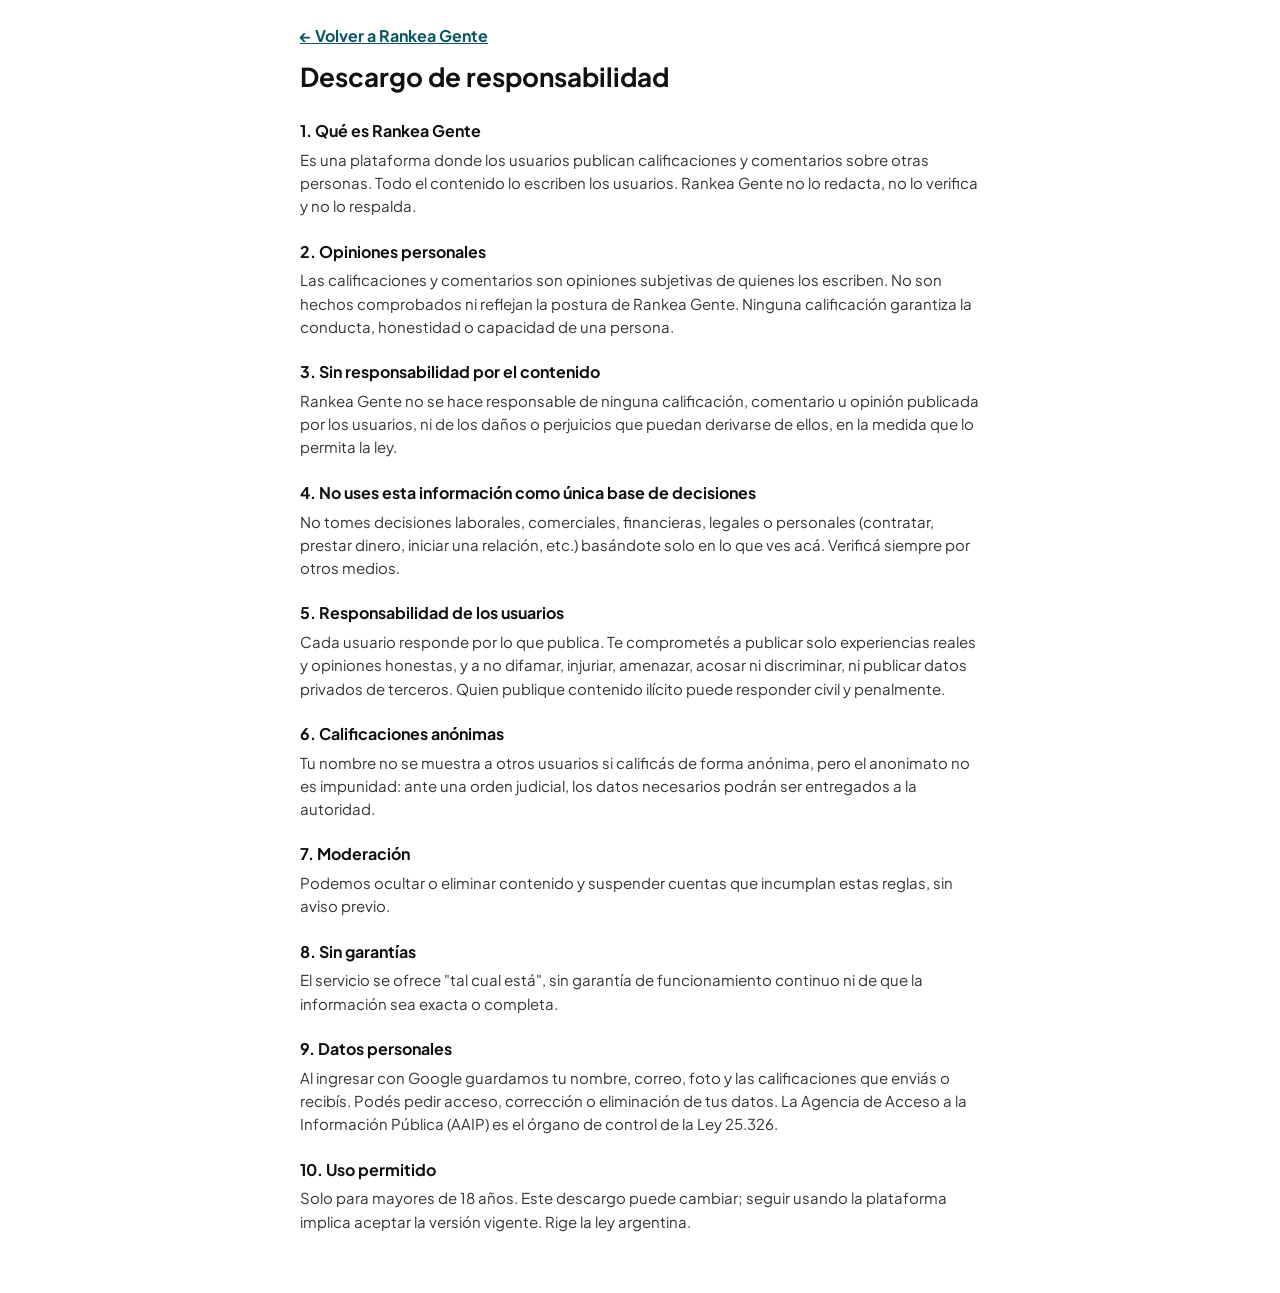
<file: descargo.html>
<!DOCTYPE html>
<html lang="es"><head><meta charset="utf-8"><meta name="viewport" content="width=device-width, initial-scale=1">
<title>Descargo de responsabilidad · Rankea Gente</title>
<link href="https://fonts.googleapis.com/css2?family=Plus+Jakarta+Sans:wght@400;600;800&display=swap" rel="stylesheet">
<style>body{margin:0;font-family:'Plus Jakarta Sans',system-ui,sans-serif;color:#111;background:#fff;line-height:1.55}main{max-width:680px;margin:0 auto;padding:24px 20px 60px}h1{font-size:26px;margin:8px 0 18px}h4{margin:22px 0 4px;font-size:16px}p{margin:0;color:#333;font-size:15px}a{color:#0b5563;font-weight:700}</style></head>
<body><main><a href="index.html">← Volver a Rankea Gente</a><h1>Descargo de responsabilidad</h1>
<h4>1. Qué es Rankea Gente</h4><p>Es una plataforma donde los usuarios publican calificaciones y comentarios sobre otras personas. Todo el contenido lo escriben los usuarios. Rankea Gente no lo redacta, no lo verifica y no lo respalda.</p>
 <h4>2. Opiniones personales</h4><p>Las calificaciones y comentarios son opiniones subjetivas de quienes los escriben. No son hechos comprobados ni reflejan la postura de Rankea Gente. Ninguna calificación garantiza la conducta, honestidad o capacidad de una persona.</p>
 <h4>3. Sin responsabilidad por el contenido</h4><p>Rankea Gente no se hace responsable de ninguna calificación, comentario u opinión publicada por los usuarios, ni de los daños o perjuicios que puedan derivarse de ellos, en la medida que lo permita la ley.</p>
 <h4>4. No uses esta información como única base de decisiones</h4><p>No tomes decisiones laborales, comerciales, financieras, legales o personales (contratar, prestar dinero, iniciar una relación, etc.) basándote solo en lo que ves acá. Verificá siempre por otros medios.</p>
 <h4>5. Responsabilidad de los usuarios</h4><p>Cada usuario responde por lo que publica. Te comprometés a publicar solo experiencias reales y opiniones honestas, y a no difamar, injuriar, amenazar, acosar ni discriminar, ni publicar datos privados de terceros. Quien publique contenido ilícito puede responder civil y penalmente.</p>
 <h4>6. Calificaciones anónimas</h4><p>Tu nombre no se muestra a otros usuarios si calificás de forma anónima, pero el anonimato no es impunidad: ante una orden judicial, los datos necesarios podrán ser entregados a la autoridad.</p>
 <h4>7. Moderación</h4><p>Podemos ocultar o eliminar contenido y suspender cuentas que incumplan estas reglas, sin aviso previo.</p>
 <h4>8. Sin garantías</h4><p>El servicio se ofrece "tal cual está", sin garantía de funcionamiento continuo ni de que la información sea exacta o completa.</p>
 <h4>9. Datos personales</h4><p>Al ingresar con Google guardamos tu nombre, correo, foto y las calificaciones que enviás o recibís. Podés pedir acceso, corrección o eliminación de tus datos. La Agencia de Acceso a la Información Pública (AAIP) es el órgano de control de la Ley 25.326.</p>
 <h4>10. Uso permitido</h4><p>Solo para mayores de 18 años. Este descargo puede cambiar; seguir usando la plataforma implica aceptar la versión vigente. Rige la ley argentina.</p>
</main></body></html>
</file>
